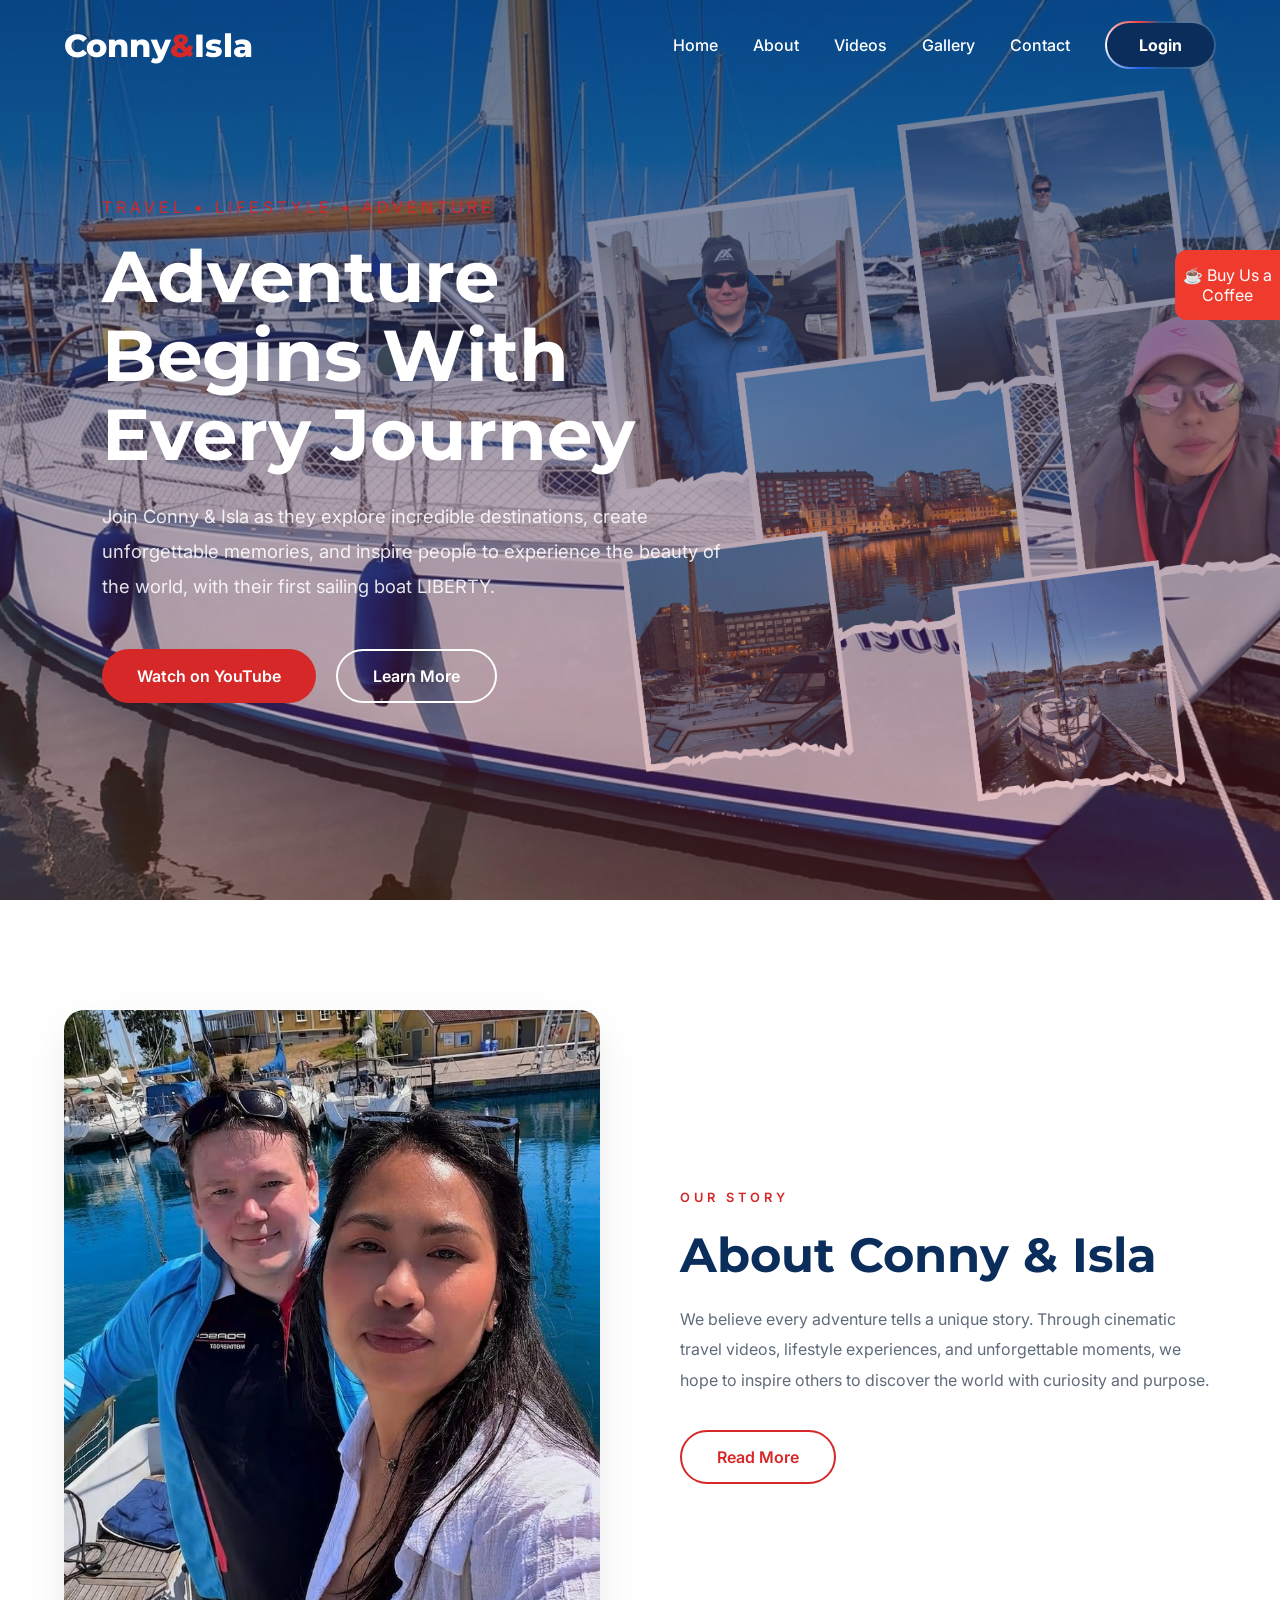
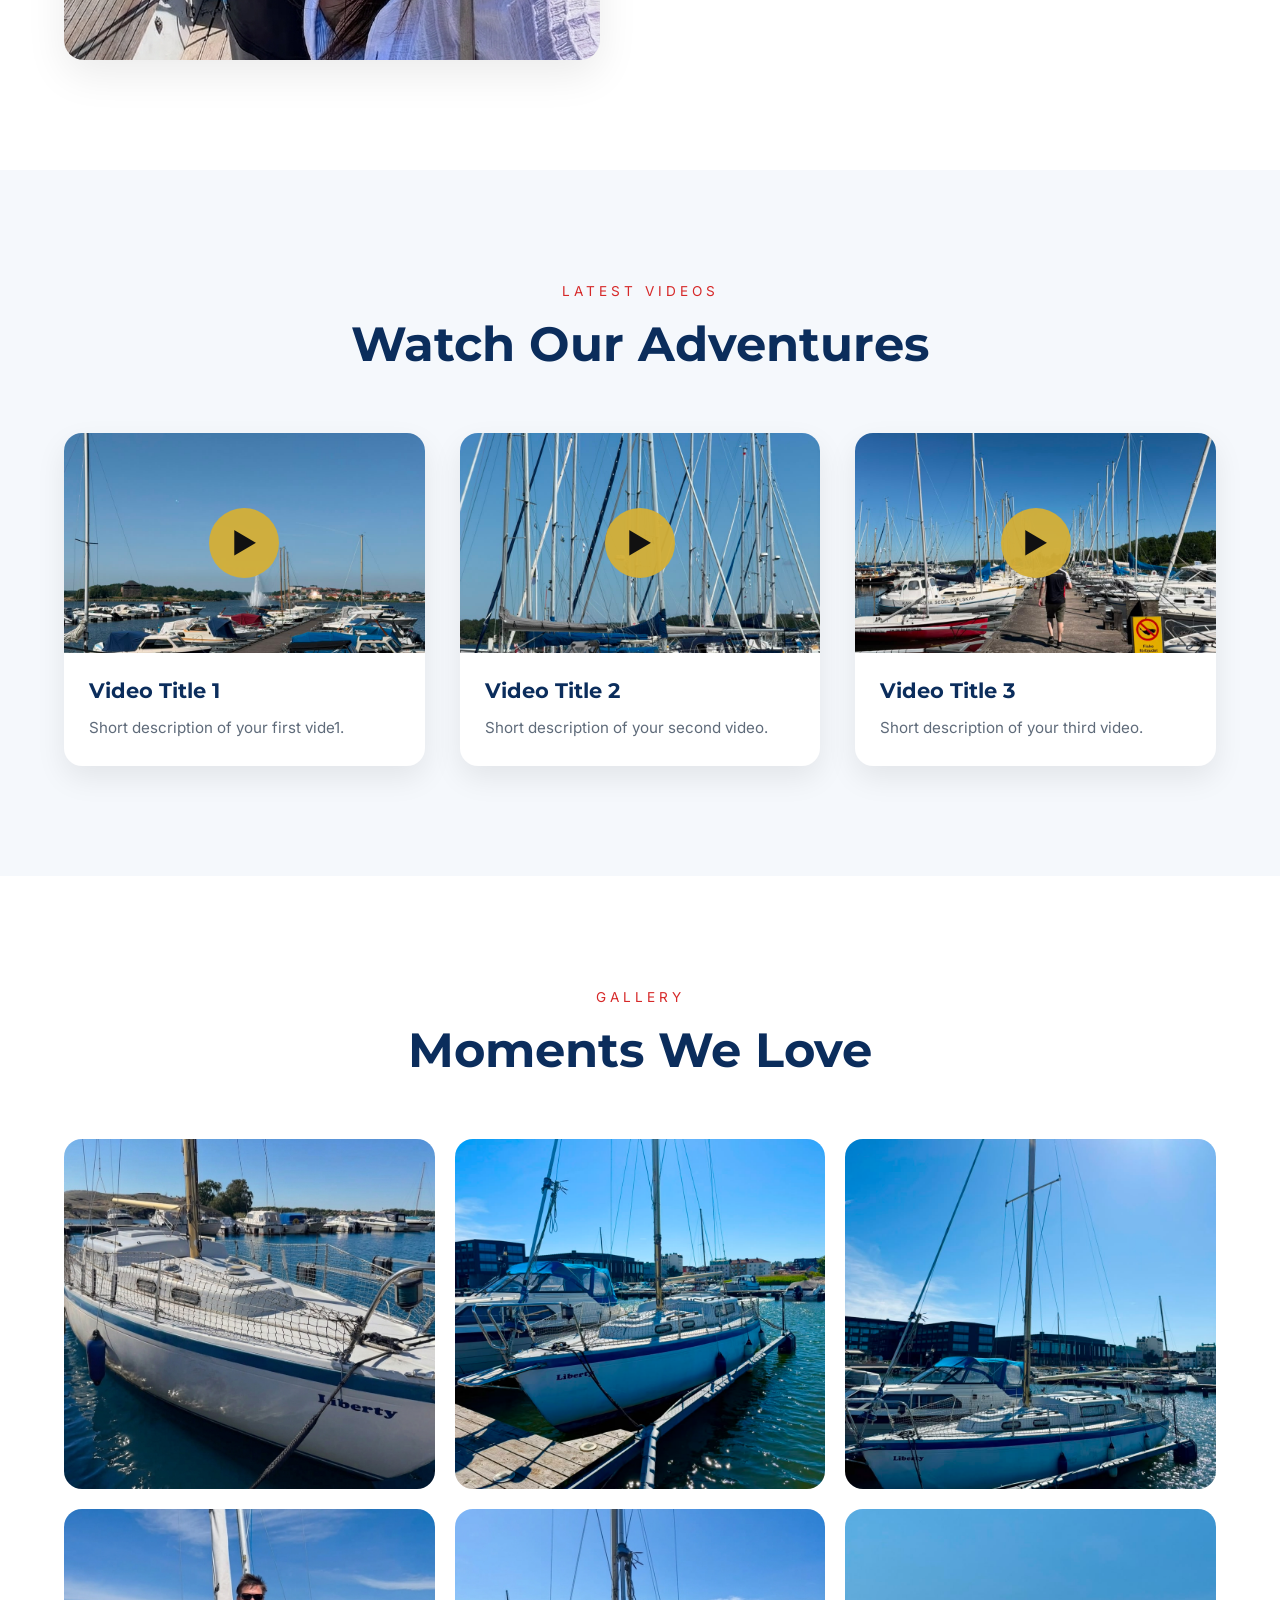
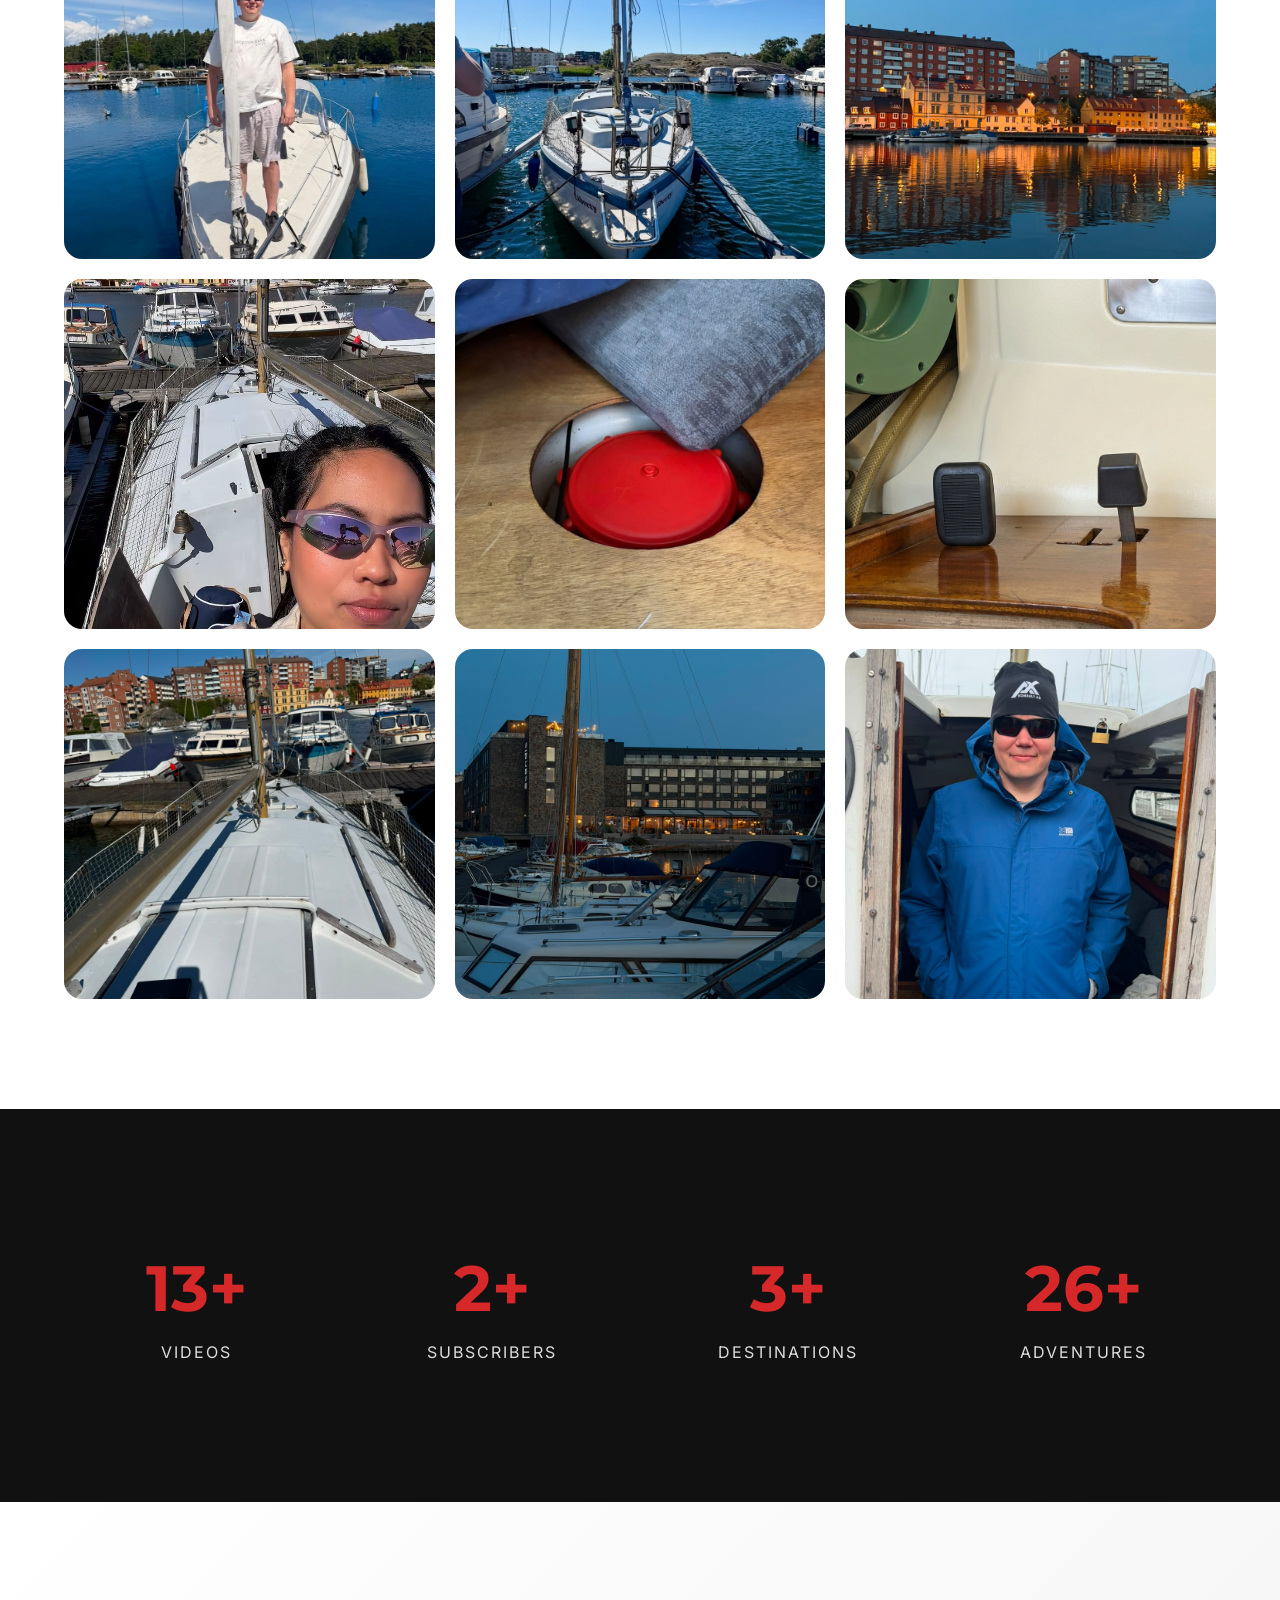
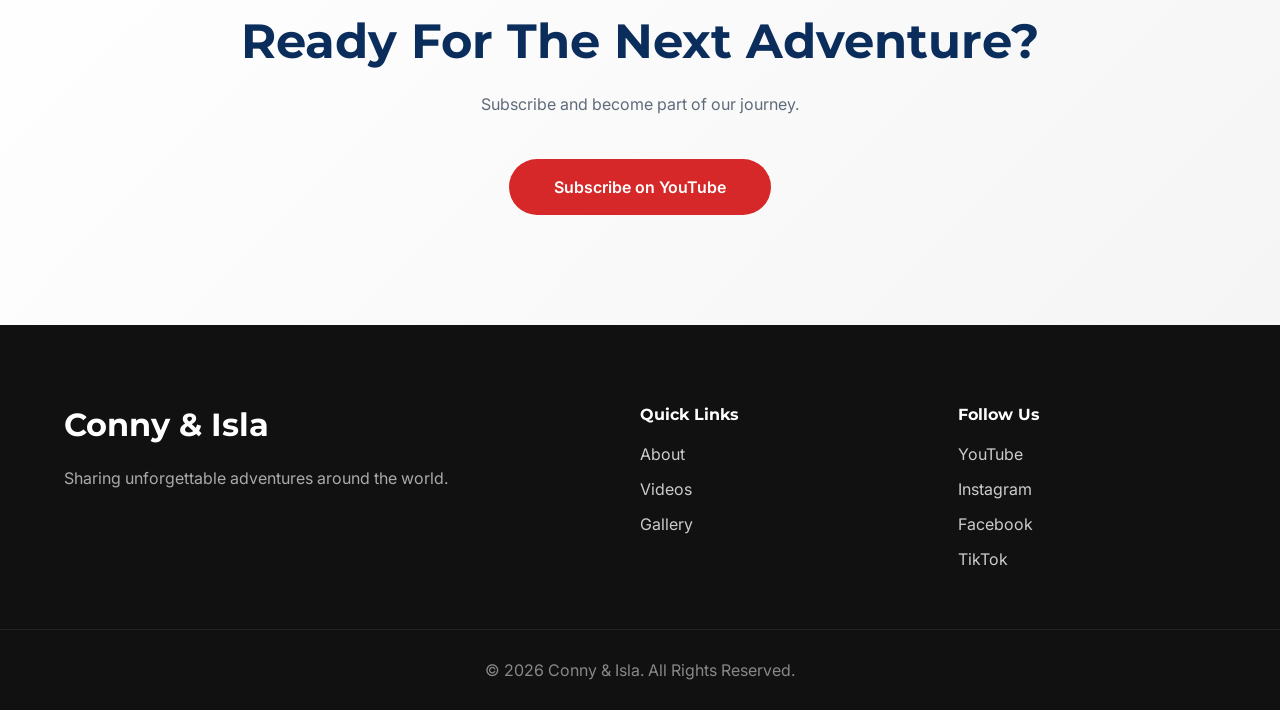
<file: index.html>
<!DOCTYPE html>
<html lang="en">

<head>
    <meta charset="UTF-8">
    <meta name="viewport" content="width=device-width, initial-scale=1.0">

    <title>Conny & Isla | Adventure Begins With Every Journey</title>

    <meta name="description"
        content="Follow Conny & Isla as they explore beautiful destinations, share unforgettable adventures, and inspire people around the world.">

    <link rel="preconnect" href="https://fonts.googleapis.com">
    <link rel="preconnect" href="https://fonts.gstatic.com" crossorigin>

    <link href="https://fonts.googleapis.com/css2?family=Montserrat:wght@400;500;600;700;800&family=Inter:wght@300;400;500;600&display=swap" rel="stylesheet">

    <link rel="stylesheet" href="css/style.css">
</head>

<body>

    <!-- ========================= -->
    <!-- HEADER -->
    <!-- ========================= -->

<header id="header">

    <div class="container">

        <div class="logo">
            <a href="#">
                Conny<span>&</span>Isla
            </a>
        </div>

<nav>

    <!-- Desktop Menu -->
    <ul class="desktop-nav">

        <li><a href="#hero">Home</a></li>
        <li><a href="#about">About</a></li>
        <li><a href="#videos">Videos</a></li>
        <li><a href="#gallery">Gallery</a></li>
        <li><a href="#contact">Contact</a></li>

        <li>
            <a href="login.html" class="login-btn">
                <span>Login</span>
            </a>
        </li>

    </ul>

    <!-- Hamburger -->
    <div class="hamburger" id="hamburger">
        ☰
    </div>

    <!-- Overlay -->
    <div class="mobile-overlay" id="overlay"></div>

    <!-- Sidebar -->
    <div class="mobile-menu" id="mobileMenu">

        <div class="mobile-top">

            <button id="closeMenu">✕

            </button>

        </div>

        <ul>

            <li><a href="#hero">Home</a></li>
            <li><a href="#about">About</a></li>
            <li><a href="#videos">Videos</a></li>
            <li><a href="#gallery">Gallery</a></li>
            <li><a href="#contact">Contact</a></li>

            <li>
                <a href="login.html" class="login-btn">
                    <span>Login</span>
                </a>
            </li>

            <li>
    <a href="https://buymeacoffee.com/YOURUSERNAME"
       target="_blank"
       class="buy-coffee-link">

        ☕ Buy Us a Coffee

    </a>
</li>

        </ul>

    </div>

</nav>

  </div>

</header>

<a href="https://buymeacoffee.com/YOURUSERNAME"
   target="_blank"
   class="floating-coffee">

    ☕ Buy Us a Coffee

</a>


    <!-- ========================= -->
    <!-- HERO -->
    <!-- ========================= -->

    <section id="hero">

        <div class="overlay"></div>

        <div class="container hero-content">

            <p class="subtitle">
                Travel • Lifestyle • Adventure
            </p>

            <h1>
                Adventure Begins With Every Journey
            </h1>

            <p class="description">

                Join Conny & Isla as they explore incredible destinations,
                create unforgettable memories,
                and inspire people to experience the beauty of the world, with their first sailing boat LIBERTY.

            </p>

            <div class="hero-buttons">

                <a href="#" class="btn primary-btn">
                    Watch on YouTube
                </a>

                <a href="#about" class="btn secondary-btn">
                    Learn More
                </a>

            </div>

        </div>

    </section>

    <!-- ========================= -->
    <!-- ABOUT -->
    <!-- ========================= -->

    <section id="about">

        <div class="container about-grid">

            <div class="about-image">

                <img src="Images/about.png" alt="Conny and Isla">

            </div>

            <div class="about-content">

                <span class="section-tag">

                    Our Story

                </span>

                <h2>

                    About Conny & Isla

                </h2>

                <p>

                    We believe every adventure tells a unique story.

                    Through cinematic travel videos, lifestyle experiences,
                    and unforgettable moments, we hope to inspire others
                    to discover the world with curiosity and purpose.

                </p>

                <a href="#" class="btn outline-btn">

                    Read More

                </a>

            </div>

        </div>

    </section>

    <!-- ========================= -->
    <!-- VIDEOS -->
    <!-- ========================= -->

    <section id="videos">

        <div class="container">

            <div class="section-title">

                <span>

                    Latest Videos

                </span>

                <h2>

                    Watch Our Adventures

                </h2>

            </div>

<div class="video-grid">

    <article class="video-card">

        <a href="https://www.youtube.com/watch?v=VIDEO_ID_1" target="_blank">

            <div class="video-thumbnail">

                <img src="Images/1.jpeg" alt="Video 1">

                <div class="play-button">▶</div>

            </div>

        </a>

        <div class="video-content">

            <h3>Video Title 1</h3>

            <p>Short description of your first vide1.</p>

        </div>

    </article>

    <article class="video-card">

        <a href="https://www.youtube.com/watch?v=VIDEO_ID_2" target="_blank">

            <div class="video-thumbnail">

                <img src="Images/2.jpeg" alt="Video 2">

                <div class="play-button">▶</div>

            </div>

        </a>

        <div class="video-content">

            <h3>Video Title 2</h3>

            <p>Short description of your second video.</p>

        </div>

    </article>

    <article class="video-card">

        <a href="https://www.youtube.com/watch?v=VIDEO_ID_3" target="_blank">

            <div class="video-thumbnail">

                <img src="Images/3.jpeg" alt="Video 3">

                <div class="play-button">▶</div>

            </div>

        </a>

        <div class="video-content">

            <h3>Video Title 3</h3>

            <p>Short description of your third video.</p>

        </div>

    </article>

</div>

        </div>

    </section>

    <!-- ========================= -->
    <!-- GALLERY -->
    <!-- ========================= -->

    <section id="gallery">

        <div class="container">

            <div class="section-title">

                <span>

                    Gallery

                </span>

                <h2>

                    Moments We Love

                </h2>

            </div>

<div class="gallery-grid">

    <a href="Images/4.png" class="gallery-item">
        <img src="Images/4.png" alt="">
    </a>

    <a href="Images/5.jpeg" class="gallery-item">
        <img src="Images/5.jpeg" alt="">
    </a>

    <a href="Images/6.jpeg" class="gallery-item">
        <img src="Images/6.jpeg" alt="">
    </a>

    <a href="Images/7.png" class="gallery-item">
        <img src="Images/7.png" alt="">
    </a>

    <a href="Images/8.png" class="gallery-item">
        <img src="Images/8.png" alt="">
    </a>

    <a href="Images/9.jpeg" class="gallery-item">
        <img src="Images/9.jpeg" alt="">
    </a>

        <a href="Images/10.jpeg" class="gallery-item">
        <img src="Images/10.jpeg" alt="">
    </a>

    <a href="Images/11.png" class="gallery-item">
        <img src="Images/11.png" alt="">
    </a>

    <a href="Images/12.png" class="gallery-item">
        <img src="Images/12.png" alt="">
    </a>

    <a href="Images/14.jpeg" class="gallery-item">
        <img src="Images/14.jpeg" alt="">
    </a>

        <a href="Images/15.jpeg" class="gallery-item">
        <img src="Images/15.jpeg" alt="">
    </a>

        <a href="Images/0.jpeg" class="gallery-item">
        <img src="Images/0.jpeg" alt="">
    </a>

</div>

<!-- LIGHTBOX -->

<div id="lightbox">

    <span id="close-lightbox">&times;</span>

    <img id="lightbox-img">

</div>

        </div>

    </section>

    <!-- ========================= -->
    <!-- STATS -->
    <!-- ========================= -->

    <section id="stats">

        <div class="container stats-grid">

            <div class="stat">

                <h3>50+</h3>

                <p>Videos</p>

            </div>

            <div class="stat">

                <h3>10K+</h3>

                <p>Subscribers</p>

            </div>

            <div class="stat">

                <h3>15+</h3>

                <p>Destinations</p>

            </div>

            <div class="stat">

                <h3>100+</h3>

                <p>Adventures</p>

            </div>

        </div>

    </section>

    <!-- ========================= -->
    <!-- CTA -->
    <!-- ========================= -->

    <section id="cta">

        <div class="container">

            <h2>

                Ready For The Next Adventure?

            </h2>

            <p>

                Subscribe and become part of our journey.

            </p>

            <a href="#" class="btn primary-btn">

                Subscribe on YouTube

            </a>

        </div>

    </section>

    <!-- ========================= -->
    <!-- FOOTER -->
    <!-- ========================= -->

    <footer id="contact">

        <div class="container footer-grid">

            <div>

                <h3>

                    Conny & Isla

                </h3>

                <p>

                    Sharing unforgettable adventures around the world.

                </p>

            </div>

            <div>

                <h4>

                    Quick Links

                </h4>

                <ul>

                    <li><a href="#about">About</a></li>

                    <li><a href="#videos">Videos</a></li>

                    <li><a href="#gallery">Gallery</a></li>

                </ul>

            </div>

            <div>

                <h4>

                    Follow Us

                </h4>

                <ul>

                    <li><a href="#">YouTube</a></li>

                    <li><a href="#">Instagram</a></li>

                    <li><a href="#">Facebook</a></li>

                    <li><a href="#">TikTok</a></li>

                </ul>

            </div>

        </div>

        <div class="copyright">

            © 2026 Conny & Isla. All Rights Reserved.

        </div>

    </footer>

    <div id="sparkle-container"></div>

    <script src="js/script.js"></script>

</body>

</html>
</file>
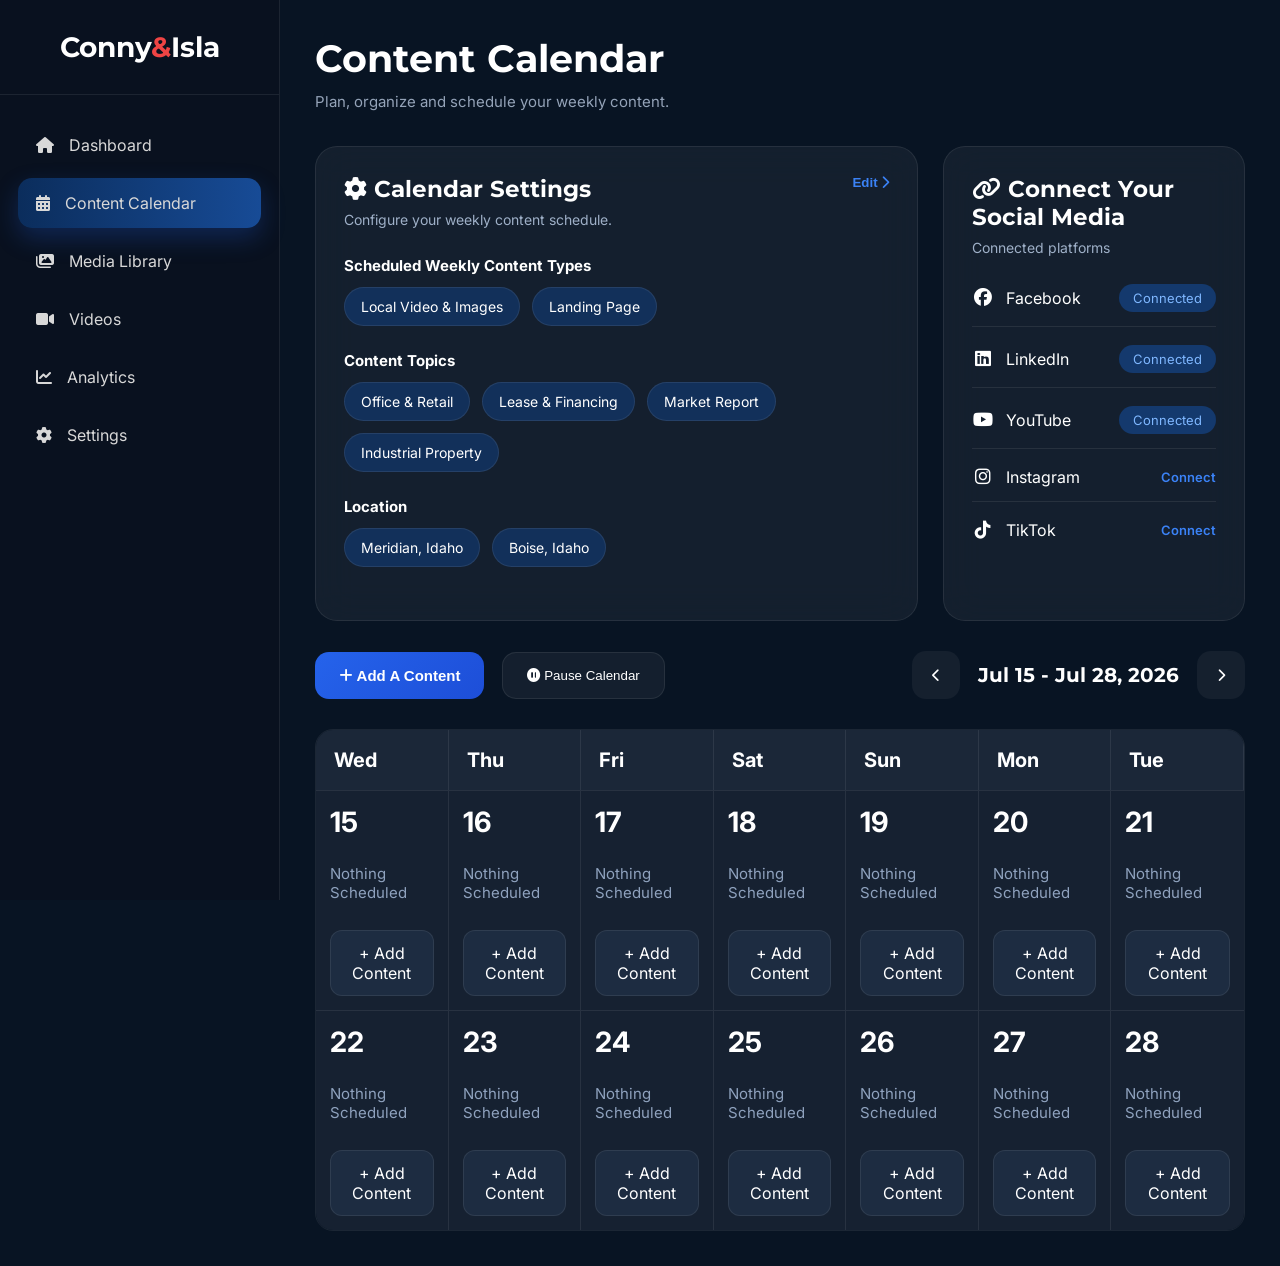
<file: calendar.html>
<!DOCTYPE html>
<html lang="en">

<head>

    <meta charset="UTF-8">

    <meta name="viewport"
          content="width=device-width, initial-scale=1.0">

    <title>Content Calendar | Conny & Isla</title>

    <link rel="stylesheet" href="css/dashboard.css">

    <link rel="stylesheet" href="css/calendar.css">

    <link rel="preconnect"
          href="https://fonts.googleapis.com">

    <link rel="preconnect"
          href="https://fonts.gstatic.com"
          crossorigin>

    <link href="https://fonts.googleapis.com/css2?family=Montserrat:wght@500;600;700;800&family=Inter:wght@300;400;500;600&display=swap"
          rel="stylesheet">

    <link href="https://cdnjs.cloudflare.com/ajax/libs/font-awesome/6.7.2/css/all.min.css"
          rel="stylesheet">

</head>

<body>

<div class="dashboard">

    <!-- SIDEBAR -->
    <aside class="sidebar">

        <div class="logo">
            <h2>Conny<span>&</span>Isla</h2>
        </div>

        <ul class="menu">

            <li>
                <a href="dashboard.html">
                    <i class="fa-solid fa-house"></i>
                    Dashboard
                </a>
            </li>

            <li class="active">
                <a href="#">
                    <i class="fa-solid fa-calendar-days"></i>
                    Content Calendar
                </a>
            </li>

            <li>
                <a href="#">
                    <i class="fa-solid fa-images"></i>
                    Media Library
                </a>
            </li>

            <li>
                <a href="#">
                    <i class="fa-solid fa-video"></i>
                    Videos
                </a>
            </li>

            <li>
                <a href="#">
                    <i class="fa-solid fa-chart-line"></i>
                    Analytics
                </a>
            </li>

            <li>
                <a href="#">
                    <i class="fa-solid fa-gear"></i>
                    Settings
                </a>
            </li>

        </ul>

    </aside>

    <!-- MAIN -->
    <main class="main-content">

        <!-- HEADER -->
        <header class="calendar-header">

            <div class="header-left">

                <h1>Content Calendar</h1>

                <p>
                    Plan, organize and schedule your weekly content.
                </p>

            </div>

        </header>

        <!-- CONTENT -->
<div class="calendar-top-grid">

    <!-- LEFT CARD -->
    <div class="calendar-card">

        <div class="card-header">

            <div>

                <h2>
                    <i class="fa-solid fa-gear"></i>
                    Calendar Settings
                </h2>

                <p>
                    Configure your weekly content schedule.
                </p>

            </div>

            <button class="edit-btn">
                Edit
                <i class="fa-solid fa-chevron-right"></i>
            </button>

        </div>

        <div class="setting-group">

            <h4>Scheduled Weekly Content Types</h4>

            <div class="tags">

                <span>Local Video & Images</span>

                <span>Landing Page</span>

            </div>

        </div>

        <div class="setting-group">

            <h4>Content Topics</h4>

            <div class="tags">

                <span>Office & Retail</span>

                <span>Lease & Financing</span>

                <span>Market Report</span>

                <span>Industrial Property</span>

            </div>

        </div>

        <div class="setting-group">

            <h4>Location</h4>

            <div class="tags">

                <span>Meridian, Idaho</span>

                <span>Boise, Idaho</span>

            </div>

        </div>

    </div>

    <!-- RIGHT CARD -->

    <div class="calendar-card">

        <div class="card-header">

            <div>

                <h2>

                    <i class="fa-solid fa-link"></i>

                    Connect Your Social Media

                </h2>

                <p>

                    Connected platforms

                </p>

            </div>

        </div>

        <div class="social-list">

            <div class="social-item">

                <div>
                    <i class="fa-brands fa-facebook"></i>
                    Facebook
                </div>

                <span class="connected">Connected</span>

            </div>

            <div class="social-item">

                <div>
                    <i class="fa-brands fa-linkedin"></i>
                    LinkedIn
                </div>

                <span class="connected">Connected</span>

            </div>

            <div class="social-item">

                <div>
                    <i class="fa-brands fa-youtube"></i>
                    YouTube
                </div>

                <span class="connected">Connected</span>

            </div>

            <div class="social-item">

                <div>
                    <i class="fa-brands fa-instagram"></i>
                    Instagram
                </div>

                <span class="not-connected">
                    Connect
                </span>

            </div>

            <div class="social-item">

                <div>
                    <i class="fa-brands fa-tiktok"></i>
                    TikTok
                </div>

                <span class="not-connected">
                    Connect
                </span>

            </div>

        </div>

    </div>

</div>

<!-- ==========================================
CALENDAR TOOLBAR
========================================== -->

<div class="calendar-toolbar">

    <div class="toolbar-left">

        <button class="primary-btn">

            <i class="fa-solid fa-plus"></i>

            Add A Content

        </button>

        <button class="secondary-btn">

            <i class="fa-solid fa-circle-pause"></i>

            Pause Calendar

        </button>

    </div>

    <div class="toolbar-right">

        <button class="week-btn" id="prevWeek">

            <i class="fa-solid fa-chevron-left"></i>

        </button>

        <h3 id="weekTitle">

            Jul 15 - Jul 28, 2026

        </h3>

        <button class="week-btn" id="nextWeek">

            <i class="fa-solid fa-chevron-right"></i>

        </button>

    </div>

</div>

<!-- Calendar -->
<div id="calendarGrid" class="calendar-grid"></div>


<!-- ======================================
ADD CONTENT MODAL
====================================== -->

<div id="contentModal" class="content-modal">

    <div class="modal-container">

        <!-- LEFT SIDEBAR -->

        <div class="modal-sidebar">

            <div class="modal-logo">

                <h2>Create Content</h2>

                <p>Select Platform</p>

            </div>

            <button class="platform-btn active">

                <i class="fa-brands fa-youtube"></i>

                YouTube

            </button>

            <button class="platform-btn">

                <i class="fa-brands fa-facebook"></i>

                Facebook

            </button>

            <button class="platform-btn">

                <i class="fa-brands fa-instagram"></i>

                Instagram

            </button>

            <button class="platform-btn">

                <i class="fa-brands fa-tiktok"></i>

                TikTok

            </button>

            <button class="platform-btn">

                <i class="fa-brands fa-linkedin"></i>

                LinkedIn

            </button>

            <button class="platform-btn">

                <i class="fa-solid fa-globe"></i>

                Landing Page

            </button>

        </div>

        <!-- RIGHT CONTENT -->

        <div class="modal-content">

            <div class="modal-header">

                <h2>YouTube Content</h2>

                <button id="closeModal">

                    <i class="fa-solid fa-xmark"></i>

                </button>

            </div>

            <div class="modal-body">

<div class="composer">

    <!-- Upload Area -->

    <div class="upload-area">

        <i class="fa-solid fa-cloud-arrow-up"></i>

        <h2>Drag & Drop Media</h2>

        <p>Upload video or images</p>

        <button class="browse-btn">

            Browse Files

        </button>

        <input type="file"
               id="mediaUpload"
               hidden
               multiple>

    </div>

    <!-- Title -->

    <div class="form-group">

        <label>Post Title</label>

        <input
            type="text"
            id="postTitle"
            placeholder="Commercial Real Estate Update">

    </div>

    <!-- Caption -->

    <div class="form-group">

        <label>Caption</label>

        <textarea
            id="postCaption"
            placeholder="Write your caption..."></textarea>

    </div>

    <!-- Hashtags -->

    <div class="form-group">

        <label>Hashtags</label>

        <input
            type="text"
            id="hashtags"
            placeholder="#commercialrealestate #investing">

    </div>

    <!-- Schedule -->

    <div class="schedule-grid">

        <div>

            <label>Date</label>

            <input type="date" id="postDate">

        </div>

        <div>

            <label>Time</label>

            <input type="time" id="postTime">

        </div>

    </div>

    <button class="publish-btn">

        Publish to Calendar

    </button>

</div>

            </div>

        </div>

    </div>

</div>

    </main>

</div>

<script src="js/calendar.js"></script>

</body>

</html>
</file>
<file: css/style.css>
/* ===================================
   GOOGLE FONTS
=================================== */

@import url('https://fonts.googleapis.com/css2?family=Montserrat:wght@400;500;600;700;800&family=Inter:wght@300;400;500;600&display=swap');

/* ===================================
   ROOT
=================================== */

:root{

    --primary:#0B2D5C;      /* Dark Blue */
    --secondary:#5F6B7A;
    --white:#ffffff;
    --light:#F5F8FC;
    --gold:#D62828;         /* RED accent */

    --blue:#0B2D5C;
    --red:#D62828;

    --container:1200px;

    --transition:.35s ease;

    --shadow:0 15px 40px rgba(0,0,0,.08);

}

/* ===================================
   RESET
=================================== */

*{
    margin:0;
    padding:0;
    box-sizing:border-box;
}

html{

    scroll-behavior:smooth;

}

body{

    font-family:'Inter',sans-serif;
    color:var(--primary);
    background:#fff;
    overflow-x:hidden;

}

img{

    width:100%;
    display:block;

}

a{

    text-decoration:none;

}

ul{

    list-style:none;

}

section{

    padding:110px 0;

}

/* ===================================
   CONTAINER
=================================== */

.container{

    width:90%;
    max-width:var(--container);
    margin:auto;

}

/* ===================================
   TYPOGRAPHY
=================================== */

h1,h2,h3,h4{

    font-family:'Montserrat',sans-serif;
    font-weight:700;

}

.section-tag{

    color:var(--red);
    text-transform:uppercase;
    letter-spacing:4px;
    font-size:.8rem;
    font-weight:600;

}

.section-title{

    text-align:center;
    margin-bottom:60px;

}

.section-title span{

    color:var(--red);
    text-transform:uppercase;
    letter-spacing:4px;
    font-size:.85rem;

}

.section-title h2{

    margin-top:15px;
    font-size:3rem;

}

/* ===================================
   BUTTONS
=================================== */

.btn{

display:inline-flex;

align-items:center;

justify-content:center;

padding:15px 35px;

border-radius:50px;

transition:var(--transition);

font-weight:600;

cursor:pointer;

position:relative;

overflow:hidden;

}

.primary-btn{


    background:var(--red);
    color:#fff;

}

.primary-btn:hover{

    transform:translateY(-4px);
    box-shadow:0 20px 30px rgba(0,0,0,.15);
    background:#b91c1c;

}

.secondary-btn{

    border:2px solid #fff;
    color:#fff;

}

.secondary-btn:hover{

    background:var(--blue);
    border-color:var(--blue);

}

.outline-btn{

    border:2px solid var(--gold);
    color:var(--red);

}

.outline-btn:hover{

    background:var(--gold);
    color:#111;

}

/* ===================================
   HEADER
=================================== */

#header{

    position:fixed;
    width:100%;
    top:0;
    left:0;

    z-index:999;

    transition:.4s;

}

#header.scrolled{

    background:rgba(255,255,255,.82);

    backdrop-filter:blur(18px);

    box-shadow:0 5px 25px rgba(0,0,0,.08);

}

#header .container{

    display:flex;

    justify-content:space-between;

    align-items:center;

    height:90px;

}

.logo a{

    font-size:2rem;

    font-family:'Montserrat',sans-serif;

    font-weight:800;

    color:#fff;

}

.logo span{

    color:var(--red);

}

#header.scrolled .logo a{

    color:#111;

}

nav a{

    color:#fff;

    font-weight:500;

    transition:.3s;

}

nav a:hover{

    color:var(--red);

}

#header.scrolled nav a{

    color:#111;

}


/* ===================================
   HERO
=================================== */

#hero{

    height:100vh;

    display:flex;

    align-items:center;

    position:relative;

    overflow:hidden;

    background:url("../Images/background.png") center center/cover no-repeat;

}

#hero::before{

    content:"";

    position:absolute;

    inset:0;

    background:linear-gradient(
        rgba(11,45,92,.65),
        rgba(214,40,40,.25)
    );

}

.hero-content{

    position:relative;
    z-index:2;

    max-width:650px;

    margin-left:8%;

    margin-right:auto;

}

.subtitle{

    color:var(--red);

    letter-spacing:4px;

    text-transform:uppercase;

    margin-bottom:20px;

}

.hero-content h1{

    font-size:4.5rem;

    color:#fff;

    line-height:1.1;

    margin-bottom:25px;

}

.description{

    color:rgba(255,255,255,.88);

    font-size:1.15rem;

    line-height:1.9;

    margin-bottom:45px;

}

.hero-buttons{

    display:flex;

    gap:20px;

}

/* ===================================
   RESPONSIVE
=================================== */

@media(max-width:768px){

    .hero-content h1{

    font-size:3.3rem;

}

section{

    padding:80px 0;

}

.hero-content{

    text-align:center;

}

.hero-content h1{

    font-size:2.5rem;

}

.hero-buttons{

    flex-direction:column;

}

.btn{

    width:100%;

}

.logo a{

    font-size:1.6rem;

}

}

/* ===================================
   ABOUT SECTION
=================================== */

#about{

    background:#fff;

}

.about-grid{

    display:grid;

    grid-template-columns:1fr 1fr;

    gap:80px;

    align-items:center;

}

.about-image{

    overflow:hidden;

    border-radius:20px;

    box-shadow:var(--shadow);

}

.about-image img{

    height:650px;

    object-fit:cover;

    transition:.6s;

}

.about-image:hover img{

    transform:scale(1.05);

}

.about-content h2{

    font-size:3rem;

    margin:20px 0;

}

.about-content p{

    color:var(--secondary);

    line-height:1.9;

    margin-bottom:35px;

}

/* ===================================
   VIDEO SECTION
=================================== */

#videos{

    background:var(--light);

}

.video-grid{

    display:grid;

    grid-template-columns:repeat(3,1fr);

    gap:35px;

}

.video-card{

    background:#fff;

    border-radius:18px;

    overflow:hidden;

    box-shadow:0 12px 30px rgba(0,0,0,.08);

    transition:.35s;

    cursor:pointer;

}

.video-card:hover{

    transform:translateY(-12px);

    box-shadow:0 25px 45px rgba(0,0,0,.18);

}

.video-thumbnail{

    position:relative;

    height:220px;

    overflow:hidden;

}

.video-thumbnail img{

    width:100%;

    height:100%;

    object-fit:cover;

    transition:.5s;

}

.video-card:hover img{

    transform:scale(1.08);

}

.play-button{

    position:absolute;

    top:50%;

    left:50%;

    transform:translate(-50%,-50%);

    width:70px;

    height:70px;

    border-radius:50%;

    background:rgba(212,175,55,.95);

    display:flex;

    justify-content:center;

    align-items:center;

    font-size:28px;

    color:#111;

    transition:.3s;

}

.video-card:hover .play-button{

    transform:translate(-50%,-50%) scale(1.12);

}

.video-content{

    padding:25px;

}

.video-content h3{

    font-size:1.3rem;

    margin-bottom:12px;

}

.video-content p{

    color:var(--secondary);

    line-height:1.7;

    font-size:.95rem;

}

/* ===================================
   GALLERY
=================================== */

#gallery{

    background:#fff;

}

.gallery-grid{

    display:grid;

    grid-template-columns:repeat(3,1fr);

    gap:20px;

}

.gallery-item{

    position:relative;

    overflow:hidden;

    border-radius:18px;

    cursor:pointer;

}

.gallery-item img{

    width:100%;

    height:350px;

    object-fit:cover;

    transition:.6s;

}

.gallery-item:hover img{

    transform:scale(1.08);

}

.gallery-item::after{

    content:'';

    position:absolute;

    inset:0;

    background:rgba(0,0,0,.25);

    opacity:0;

    transition:.4s;

}

.gallery-item:hover::after{

    opacity:1;

}

/* ===================================
   PREMIUM HOVER EFFECTS
=================================== */

.video-card,
.gallery-item,
.about-image{

    transition:.4s ease;

}

.video-card:hover,
.gallery-item:hover,
.about-image:hover{

    transform:translateY(-6px);

}

/* ===================================
   TABLET
=================================== */

@media(max-width:991px){

.about-grid{

    grid-template-columns:1fr;

}

.about-image img{

    height:500px;

}

.video-grid{

    grid-template-columns:repeat(2,1fr);

}

.gallery-grid{

    grid-template-columns:repeat(2,1fr);

}

}

/* ===================================
   MOBILE
=================================== */

@media(max-width:768px){

.about-content{

    text-align:center;

}

.about-content h2{

    font-size:2.2rem;

}

.video-grid{

    grid-template-columns:1fr;

}

.gallery-grid{

    grid-template-columns:1fr;

}

.gallery-item img{

    height:260px;

}

.floating-coffee{

    display:none;

}

.mobile-coffee{

    display:block;

}

}

/* ===================================
   STATS SECTION
=================================== */

#stats{

    background:#111;
    color:#fff;

}

.stats-grid{

    display:grid;
    grid-template-columns:repeat(4,1fr);
    gap:30px;

}

.stat{

    text-align:center;
    padding:30px;

}

.stat h3{

    font-size:4rem;
    color:var(--red);
    margin-bottom:15px;

}

.stat p{

    color:#ddd;
    letter-spacing:2px;
    text-transform:uppercase;

}

/* ===================================
   CTA SECTION
=================================== */

#cta{

    background:linear-gradient(135deg,#ffffff,#f5f5f5);
    text-align:center;

}

#cta h2{

    font-size:3rem;
    margin-bottom:20px;

}

#cta p{

    max-width:650px;
    margin:0 auto 40px;
    color:var(--secondary);
    line-height:1.8;

}

#cta .btn{

    font-size:1rem;
    padding:18px 45px;

}

/* ===================================
   FOOTER
=================================== */

footer{

    background:#111;
    color:#fff;
    padding-top:80px;

}

.footer-grid{

    display:grid;
    grid-template-columns:2fr 1fr 1fr;
    gap:60px;

}

footer h3{

    font-size:2rem;
    margin-bottom:20px;

}

footer h4{

    margin-bottom:20px;

}

footer p{

    color:#aaa;
    line-height:1.8;

}

footer ul{

    display:flex;
    flex-direction:column;
    gap:15px;

}

footer a{

    color:#ccc;
    transition:.3s;

}

footer a:hover{

    color:var(--red);
    padding-left:8px;

}

.copyright{

    margin-top:60px;
    padding:30px;
    border-top:1px solid rgba(255,255,255,.08);
    text-align:center;
    color:#888;

}

/* ===================================
   SCROLL ANIMATION
=================================== */

.reveal{

    opacity:0;
    transform:translateY(60px);
    transition:all .8s ease;

}

.reveal.active{

    opacity:1;
    transform:translateY(0);

}

/* ===================================
   IMAGE EFFECTS
=================================== */

img{

    transition:.5s;

}

img:hover{

    filter:brightness(1.05);

}

/* ===================================
   CUSTOM SCROLLBAR
=================================== */

::-webkit-scrollbar{

    width:8px;

}

::-webkit-scrollbar-track{

    background:#f3f3f3;

}

::-webkit-scrollbar-thumb{

    background:var(--red);
    border-radius:20px;

}

::-webkit-scrollbar-thumb:hover{

    background:#b99120;

}

/* ===================================
   SELECTION
=================================== */

::selection{

    background:var(--gold);
    color:#111;

}

/* ===================================
   UTILITIES
=================================== */

.text-center{

    text-align:center;

}

.mt-50{

    margin-top:50px;

}

.mb-50{

    margin-bottom:50px;

}

/* ===================================
   TABLET
=================================== */

@media(max-width:991px){

.stats-grid{

    grid-template-columns:repeat(2,1fr);

}

.footer-grid{

    grid-template-columns:1fr;
    text-align:center;

}

footer ul{

    align-items:center;

}

}

/* ===================================
   MOBILE
=================================== */

@media(max-width:768px){

#cta h2{

    font-size:2.2rem;

}

.stat h3{

    font-size:2.7rem;

}

.stats-grid{

    grid-template-columns:1fr;

}

footer{

    text-align:center;

}



}

/* Scroll To Top */

#scrollTop{

position:fixed;

bottom:30px;

right:30px;

width:55px;

height:55px;

border:none;

border-radius:50%;

background:#D4AF37;

color:#111;

font-size:22px;

cursor:pointer;

opacity:0;

visibility:hidden;

transition:.35s;

z-index:999;

box-shadow:0 10px 25px rgba(0,0,0,.15);

}

#scrollTop.show{

opacity:1;

visibility:visible;

}

#scrollTop:hover{

transform:translateY(-5px);

}

/* Ripple */

.ripple{

position:absolute;

width:15px;

height:15px;

background:rgba(255,255,255,.5);

border-radius:50%;

transform:translate(-50%,-50%);

animation:ripple .6s linear;

}

@keyframes ripple{

from{

width:0;

height:0;

opacity:1;

}

to{

width:450px;

height:450px;

opacity:0;

}

}

/* ===========================
   LIGHTBOX
=========================== */

#lightbox{

    position:fixed;

    inset:0;

    background:rgba(0,0,0,.95);

    display:flex;

    justify-content:center;

    align-items:center;

    opacity:0;

    visibility:hidden;

    transition:.35s;

    z-index:9999;

}

#lightbox.active{

    opacity:1;

    visibility:visible;

}

#lightbox img{

    max-width:90%;

    max-height:90%;

    border-radius:10px;

}

#close-lightbox{

    position:absolute;

    top:30px;

    right:40px;

    color:#fff;

    font-size:60px;

    cursor:pointer;

    transition:.3s;

}

#close-lightbox:hover{

    color:#D4AF37;

}


/* ===========================
   PREMIUM CURSOR SPARKLES
=========================== */

#sparkle-container{

    position:fixed;
    inset:0;

    pointer-events:none;

    z-index:999999;

}

.sparkle{

    position:fixed;

    border-radius:50%;

    animation:sparkle .8s linear forwards;

}

@keyframes sparkle{

    0%{

        opacity:1;

        transform:
        translate(0,0)
        scale(1);

    }

    100%{

        opacity:0;

        transform:
        translate(var(--x),var(--y))
        scale(0);

    }

}

/* ======================================
   FLOATING COFFEE TAB
====================================== */

.floating-coffee{

    position:fixed;
    right:0;
    top:250px;
    width:105px;
    height:70px;

    background:#ef3b2d;
    color:#fff;

    display:flex;

    align-items:center;
    justify-content:center;

    text-align:center;

    border-radius:12px 0 0 12px;

    z-index:99999;

}

.floating-coffee:hover{

    width:120px;

    background:#ff4b3d;

    box-shadow:
        -8px 0 30px rgba(255,75,61,.6);

}

.mobile-coffee{

    display:none;

}

.hamburger{

    display:none;

    font-size:34px;

    color:#fff;

    cursor:pointer;

}


.desktop-nav{
    display:flex;
    gap:35px;
    align-items:center;
}

.login-btn{

    position:relative;

    display:inline-flex;

    align-items:center;

    justify-content:center;

    padding:14px 34px;

    border-radius:50px;

    overflow:hidden;

    isolation:isolate;

    background:rgba(255,255,255,.08);

    backdrop-filter:blur(12px);

    color:#fff;

    font-weight:700;

    transition:.35s;

    text-decoration:none;

}

.login-btn span{

    position:relative;

    z-index:5;

    color:#fff;

}

/* Animated Border */

.login-btn::before{

    content:"";

    position:absolute;

    inset:-150%;

    background:conic-gradient(

        transparent 0deg,

        transparent 180deg,

        #2563EB,

        #ffffff,

        #EF4444,

        transparent

    );

    animation:borderSpin 2.5s linear infinite;

}

/* Glass Center */

.login-btn::after{

    content:"";

    position:absolute;

    inset:2px;

    border-radius:50px;

    background:#0B2D5C;

    z-index:1;

}

@keyframes borderSpin{

    from{

        transform:rotate(0deg);

    }

    to{

        transform:rotate(360deg);

    }

}

.login-btn:hover{

    transform:translateY(-3px);

    box-shadow:
        0 0 18px rgba(37,99,235,.5),
        0 0 35px rgba(239,68,68,.25);

}

/* Hover */

.login-btn:hover{

    transform:translateY(-4px);

    box-shadow:

        0 0 15px rgba(37,99,235,.8),

        0 0 35px rgba(239,68,68,.4);

}

/* ===========================
   MOBILE NAV
=========================== */


/* Overlay */

.mobile-overlay{

    position:fixed;
    inset:0;

    background:rgba(0,0,0,.45);

    opacity:0;
    visibility:hidden;

    transition:.3s;

    z-index:998;

}

/* Sidebar */

.mobile-menu{

    position:fixed;

    top:0;
    right:-320px;

    width:300px;

    height:100vh;

    background:#0B2D5C;

    transition:.35s ease;

    z-index:999;

    padding:30px;

    overflow-y:auto;

}

.mobile-menu.active{

    right:0;

}

.mobile-overlay.active{

    opacity:1;

    visibility:visible;

}

.mobile-top{

    display:flex;

    justify-content:flex-end;

}

#closeMenu{

    background:none;

    border:none;

    color:#fff;

    font-size:34px;

    cursor:pointer;

}

.mobile-menu ul{

    display:flex;

    flex-direction:column;

    gap:25px;

    margin-top:40px;

}

.mobile-menu a{

    color:#fff;

    font-size:20px;

    font-weight:600;

}

@media (min-width:769px){

    .hamburger,
    .mobile-overlay,
    .mobile-menu{
        display:none;
    }

    .desktop-nav{
        display:flex;
    }

}

@media (max-width:768px){

    .desktop-nav{
        display:none;
    }

    .hamburger{
        display:block;
    }

}

.buy-coffee-link{
    display:block;
    background:#ef3b2d;
    color:#fff;
    text-align:center;
    padding:14px;
    border-radius:10px;
    margin-top:15px;
    font-weight:700;
}

.buy-coffee-link:hover{
    background:#ff4b3d;
}

/* ===========================
   MOBILE FIX
=========================== */

@media (max-width:768px){

    .floating-coffee{

        display:none;

    }

}
</file>
<file: css/dashboard.css>
/* ======================================
   GOOGLE FONTS
====================================== */

@import url('https://fonts.googleapis.com/css2?family=Montserrat:wght@500;600;700;800&family=Inter:wght@300;400;500;600&display=swap');

/* ======================================
   RESET
====================================== */

*{
    margin:0;
    padding:0;
    box-sizing:border-box;
}

body{

    font-family:'Inter',sans-serif;
    background:#081423;
    color:#fff;
    overflow-x:hidden;

}

/* ======================================
   VARIABLES
====================================== */

:root{

    --blue:#0B2D5C;
    --red:#EF4444;
    --white:#ffffff;

    --card:rgba(255,255,255,.05);

    --glass:rgba(255,255,255,.08);

    --border:rgba(255,255,255,.08);

    --shadow:0 15px 40px rgba(0,0,0,.35);

    --transition:.35s ease;

}

/* ======================================
   DASHBOARD LAYOUT
====================================== */

.dashboard{

    display:flex;
    min-height:100vh;

}

/* ======================================
   SIDEBAR
====================================== */

.sidebar{

    width:280px;

    height:100vh;

    position:sticky;

    top:0;

    background:#09111f;

    border-right:1px solid rgba(255,255,255,.08);

    display:flex;

    flex-direction:column;

}

.logo{

    padding:30px 25px;

    text-align:center;

    border-bottom:1px solid rgba(255,255,255,.08);

}

.logo h2{

    font-family:'Montserrat',sans-serif;

    font-size:28px;

    color:#fff;

}

.logo span{

    color:var(--red);

}

.menu{

    flex:1;

    margin-top:25px;

    display:flex;

    flex-direction:column;

    gap:8px;

    padding:0 18px;

}

.menu li{

    list-style:none;

}

.menu a{

    display:flex;

    align-items:center;

    gap:15px;

    padding:15px 18px;

    color:#d8d8d8;

    text-decoration:none;

    border-radius:14px;

    transition:var(--transition);

}

.menu a:hover{

    background:rgba(255,255,255,.08);

    color:#fff;

}

.menu .active a{

    background:linear-gradient(90deg,#0B2D5C,#174b96);

    box-shadow:0 10px 25px rgba(37,99,235,.25);

}

.sidebar-bottom{

    margin-top:auto;

    padding:25px 18px;

    border-top:1px solid rgba(255,255,255,.08);

}

.sidebar-bottom a{

    display:flex;

    align-items:center;

    gap:12px;

    color:#ff5d5d;

    text-decoration:none;

    font-weight:600;

}

/* ======================================
   MAIN
====================================== */

.main-content{

    flex:1;

    padding:35px;

}

/* ======================================
   TOPBAR
====================================== */

.topbar{

    display:flex;

    justify-content:space-between;

    align-items:center;

    margin-bottom:35px;

}

.search{

    width:380px;

    display:flex;

    align-items:center;

    gap:12px;

    background:var(--glass);

    border:1px solid var(--border);

    border-radius:50px;

    padding:14px 20px;

}

.search input{

    width:100%;

    background:none;

    border:none;

    outline:none;

    color:#fff;

    font-size:15px;

}

.search input::placeholder{

    color:#9aa7bd;

}

.top-right{

    display:flex;

    align-items:center;

    gap:18px;

}

.icon{

    width:48px;

    height:48px;

    border:none;

    border-radius:50%;

    background:var(--glass);

    color:#fff;

    cursor:pointer;

    transition:var(--transition);

}

.icon:hover{

    background:#13325e;

}

/* ======================================
   PROFILE
====================================== */

.profile{

    display:flex;

    align-items:center;

    gap:15px;

}

.profile img{

    width:48px;

    height:48px;

    border-radius:50%;

    object-fit:cover;

}

.profile h4{

    font-size:15px;

}

.profile span{

    color:#9aa7bd;

    font-size:13px;

}

/* ======================================
   WELCOME
====================================== */

.welcome{

    margin-bottom:35px;

}

.welcome h1{

    font-family:'Montserrat';

    font-size:38px;

    margin-bottom:10px;

}

.welcome p{

    color:#b8c5db;

}

/* ======================================
   STATS
====================================== */

.stats{

    display:grid;

    grid-template-columns:repeat(4,1fr);

    gap:25px;

    margin-bottom:35px;

}

.card{

    background:var(--card);

    border:1px solid var(--border);

    border-radius:20px;

    padding:28px;

    backdrop-filter:blur(20px);

    transition:var(--transition);

}

.card:hover{

    transform:translateY(-8px);

    box-shadow:var(--shadow);

}

.card i{

    font-size:32px;

    color:var(--red);

    margin-bottom:18px;

}

.card h2{

    font-size:36px;

    margin-bottom:10px;

}

.card p{

    color:#aebbd1;

}

/* ======================================
   GRID
====================================== */

.dashboard-grid{

    display:grid;

    grid-template-columns:2fr 1fr;

    gap:30px;

}

/* ======================================
   PANELS
====================================== */

.panel{

    background:var(--card);

    border:1px solid var(--border);

    border-radius:22px;

    padding:30px;

    backdrop-filter:blur(18px);

}

.panel-title{

    margin-bottom:25px;

}

.panel-title h3{

    font-family:'Montserrat';

    font-size:22px;

}

/* ======================================
   ACTIVITY
====================================== */

.activity{

    display:flex;

    flex-direction:column;

    gap:18px;

}

.activity li{

    display:flex;

    align-items:center;

    gap:15px;

    color:#d8e2ef;

}

.activity i{

    color:#22c55e;

}

/* ======================================
   QUICK BUTTONS
====================================== */

.quick-buttons{

    display:grid;

    gap:15px;

}

.quick-buttons button{

    border:none;

    padding:18px;

    border-radius:14px;

    background:#12305a;

    color:#fff;

    cursor:pointer;

    font-weight:600;

    transition:var(--transition);

}

.quick-buttons button:hover{

    background:#1f4f93;

    transform:translateY(-4px);

}

/* ======================================
   TOPBAR V2
====================================== */

.topbar{

    display:flex;
    justify-content:space-between;
    align-items:center;
    gap:30px;

    margin-bottom:35px;

}

.top-left{

    display:flex;
    align-items:center;
    gap:18px;

}

.top-center{

    flex:1;

    display:flex;
    justify-content:center;

}

.menu-toggle{

    width:48px;
    height:48px;

    border:none;

    border-radius:14px;

    background:rgba(255,255,255,.08);

    color:#fff;

    font-size:20px;

    cursor:pointer;

    transition:.35s;

    display:none;

}

.menu-toggle:hover{

    background:#14396d;

}

.welcome-text h2{

    font-size:24px;

    font-family:'Montserrat';

    margin-bottom:5px;

}

.welcome-text p{

    color:#9fb0c8;

    font-size:14px;

}

/* ======================================
   ICON BUTTONS
====================================== */

.icon-btn{

    position:relative;

    width:48px;
    height:48px;

    border:none;

    border-radius:50%;

    background:rgba(255,255,255,.08);

    color:#fff;

    cursor:pointer;

    transition:.35s;

}

.icon-btn:hover{

    transform:translateY(-3px);

    background:#14396d;

}

.badge{

    position:absolute;

    top:6px;

    right:6px;

    width:18px;

    height:18px;

    border-radius:50%;

    background:#EF4444;

    display:flex;

    justify-content:center;

    align-items:center;

    font-size:10px;

    font-weight:bold;

}

/* ======================================
   WELCOME SECTION
====================================== */

.welcome{

    display:flex;

    justify-content:space-between;

    align-items:center;

    margin-bottom:40px;

}

.new-post-btn{

    border:none;

    padding:15px 28px;

    border-radius:50px;

    background:linear-gradient(135deg,#2563EB,#EF4444);

    color:#fff;

    font-weight:700;

    cursor:pointer;

    transition:.35s;

}

.new-post-btn:hover{

    transform:translateY(-5px);

    box-shadow:0 12px 30px rgba(37,99,235,.35);

}

/* ======================================
   SOCIAL ACCOUNTS
====================================== */

.social-connect{

    display:grid;

    grid-template-columns:repeat(4,1fr);

    gap:25px;

    margin-bottom:35px;

}

.social-card{

    background:rgba(255,255,255,.05);

    border:1px solid rgba(255,255,255,.08);

    border-radius:22px;

    padding:28px;

    text-align:center;

    transition:.35s;

}

.social-card:hover{

    transform:translateY(-8px);

    box-shadow:0 15px 35px rgba(0,0,0,.35);

}

.social-card i{

    font-size:40px;

    margin-bottom:18px;

}

.facebook i{

    color:#1877F2;

}

.instagram i{

    color:#E1306C;

}

.tiktok i{

    color:#25F4EE;

}

.youtube i{

    color:#FF0000;

}

.social-card h3{

    margin-bottom:10px;

}

.social-card span{

    color:#b8c5db;

    font-size:14px;

}

/* ======================================
   PREMIUM GLASS
====================================== */

.card,
.panel,
.social-card,
.search{

    backdrop-filter:blur(18px);

    -webkit-backdrop-filter:blur(18px);

}

/* ======================================
   RESPONSIVE
====================================== */

@media(max-width:1200px){

    .stats{

        grid-template-columns:repeat(2,1fr);

    }

    .social-connect{

        grid-template-columns:repeat(2,1fr);

    }

}

@media(max-width:991px){

    .dashboard-grid{

        grid-template-columns:1fr;

    }

}

@media(max-width:768px){

    .sidebar{

        position:fixed;

        left:-300px;

        top:0;

        width:280px;

        height:100vh;

        z-index:9999;

        transition:.35s;

    }

    .sidebar.active{

        left:0;

    }

    .menu-toggle{

        display:block;

    }

    .topbar{

        flex-wrap:wrap;

    }

    .top-center{

        order:3;

        width:100%;

    }

    .search{

        width:100%;

    }

    .welcome{

        flex-direction:column;

        align-items:flex-start;

        gap:20px;

    }

    .stats{

        grid-template-columns:1fr;

    }

    .social-connect{

        grid-template-columns:1fr;

    }

}

/* ======================================
   LIVE CLOCK
====================================== */

.live-clock{

    margin-top:6px;

    color:#3B82F6;

    font-weight:600;

    font-size:14px;

}

/* ======================================
   SMOOTH TRANSITIONS
====================================== */

.card,
.panel,
.social-card{

    transition:

    transform .35s,

    box-shadow .35s,

    opacity .6s;

}

/* ======================================
   CREATE POST
====================================== */

.create-post-section{

    margin-top:40px;

}

.create-post-section .panel{

    padding:35px;

}

.panel-title h2{

    display:flex;

    align-items:center;

    gap:12px;

    font-size:30px;

    margin-bottom:8px;

}

.panel-title p{

    color:#9fb0c8;

    margin-bottom:30px;

}

/* ======================================
   FORM
====================================== */

.form-group{

    margin-bottom:30px;

}

.form-group label{

    display:block;

    margin-bottom:12px;

    font-weight:600;

}

.form-group textarea{

    width:100%;

    min-height:180px;

    resize:vertical;

    border:none;

    outline:none;

    border-radius:18px;

    padding:22px;

    background:rgba(255,255,255,.06);

    color:#fff;

    font-size:16px;

    font-family:'Inter';

    border:1px solid rgba(255,255,255,.08);

}

.form-group textarea::placeholder{

    color:#8fa2be;

}

/* ======================================
   UPLOAD
====================================== */

.upload-grid{

    display:grid;

    grid-template-columns:1fr 1fr;

    gap:25px;

    margin-bottom:35px;

}

.upload-box{

    position:relative;

    background:rgba(255,255,255,.05);

    border:2px dashed rgba(255,255,255,.15);

    border-radius:20px;

    padding:45px;

    text-align:center;

    cursor:pointer;

    transition:.35s;

    overflow:hidden;

}

.upload-box:hover{

    border-color:#2563EB;

    background:rgba(37,99,235,.08);

    transform:translateY(-5px);

}

.upload-box i{

    font-size:55px;

    color:#3B82F6;

    margin-bottom:20px;

}

.upload-box h3{

    margin-bottom:10px;

}

.upload-box p{

    color:#9fb0c8;

}

.upload-box input{

    position:absolute;

    inset:0;

    opacity:0;

    cursor:pointer;

}

/* ======================================
   PREVIEW
====================================== */

.preview-area{

    margin-top:30px;

}

.preview-area h3{

    margin-bottom:20px;

}

#previewGrid{

    display:grid;

    grid-template-columns:repeat(auto-fill,minmax(180px,1fr));

    gap:18px;

}

.preview-item{

    position:relative;

    overflow:hidden;

    border-radius:18px;

    background:#12263f;

}

.preview-item img,

.preview-item video{

    width:100%;

    height:180px;

    object-fit:cover;

    display:block;

}

/* ======================================
   SOCIAL
====================================== */

.platforms{

    display:flex;

    flex-wrap:wrap;

    gap:18px;

    margin:40px 0;

}

.platforms label{

    background:#102643;

    padding:15px 22px;

    border-radius:50px;

    cursor:pointer;

    transition:.3s;

}

.platforms label:hover{

    background:#194177;

}

.platforms input{

    margin-right:8px;

}

/* ======================================
   SCHEDULE
====================================== */

.schedule-grid{

    display:grid;

    grid-template-columns:repeat(3,1fr);

    gap:20px;

}

.schedule-grid label{

    display:block;

    margin-bottom:10px;

    font-weight:600;

}

.schedule-grid input,

.schedule-grid select{

    width:100%;

    padding:15px;

    border:none;

    outline:none;

    border-radius:14px;

    background:#12263f;

    color:#fff;

}

/* ======================================
   BUTTONS
====================================== */

.action-buttons{

    display:flex;

    justify-content:flex-end;

    gap:18px;

    margin-top:40px;

}

.action-buttons button{

    padding:16px 32px;

    border:none;

    border-radius:50px;

    cursor:pointer;

    font-weight:700;

    transition:.35s;

}

.draft-btn{

    background:#334155;

    color:#fff;

}

.schedule-btn{

    background:#2563EB;

    color:#fff;

}

.publish-btn{

    background:#EF4444;

    color:#fff;

}

.action-buttons button:hover{

    transform:translateY(-4px);

    box-shadow:0 12px 30px rgba(0,0,0,.3);

}

/* ======================================
   RESPONSIVE
====================================== */

@media(max-width:991px){

    .upload-grid{

        grid-template-columns:1fr;

    }

    .schedule-grid{

        grid-template-columns:1fr;

    }

}

@media(max-width:768px){

    .action-buttons{

        flex-direction:column;

    }

    .action-buttons button{

        width:100%;

    }

}

.remove-preview{

    position:absolute;

    top:10px;

    right:10px;

    width:35px;

    height:35px;

    border:none;

    border-radius:50%;

    background:#EF4444;

    color:#fff;

    cursor:pointer;

    font-size:18px;

    transition:.3s;

}

.remove-preview:hover{

    transform:scale(1.1);

    background:#ff2d2d;

}

.preview-item{

    position:relative;

}

/* ============================
POST COMPOSER
============================ */
/*
.composer-card{

    background:#fff;

    padding:30px;

    border-radius:20px;

    box-shadow:0 10px 30px rgba(0,0,0,.08);

}

.composer-card h2{

    margin-bottom:20px;

}

#postCaption{

    width:100%;

    height:180px;

    border:1px solid #ddd;

    border-radius:15px;

    padding:18px;

    resize:none;

    font-size:15px;

    outline:none;

}

#postCaption:focus{

    border-color:#2563EB;

}

.composer-tools{

    display:flex;

    justify-content:space-between;

    align-items:center;

    margin-top:12px;

}

#emojiBtn{

    background:#2563EB;

    color:#fff;

    border:none;

    padding:10px 20px;

    border-radius:10px;

    cursor:pointer;

}

.platforms{

    display:flex;

    gap:20px;

    margin:25px 0;

    flex-wrap:wrap;

}

.platforms label{

    display:flex;

    gap:8px;

    align-items:center;

}

.schedule-row{

    display:grid;

    grid-template-columns:1fr 1fr;

    gap:15px;

    margin-top:25px;

}

.schedule-row input{

    padding:12px;

    border:1px solid #ddd;

    border-radius:10px;

}

.composer-buttons{

    display:flex;

    justify-content:flex-end;

    gap:15px;

    margin-top:30px;

}

.draft-btn{

    background:#E5E7EB;

    border:none;

    padding:12px 25px;

    border-radius:10px;

    cursor:pointer;

}

.publish-btn{

    background:#2563EB;

    color:#fff;

    border:none;

    padding:12px 30px;

    border-radius:10px;

    cursor:pointer;

}

.publish-btn:hover{

    background:#1D4ED8;

}

*/
</file>
<file: css/calendar.css>
/* ==========================================
   CALENDAR PAGE
========================================== */

.main-content{

    flex:1;
    padding:35px;

}

/* ==========================================
   HEADER
========================================== */

.calendar-header{

    display:flex;
    justify-content:space-between;
    align-items:center;

    margin-bottom:35px;

}

.header-left h1{

    font-family:'Montserrat',sans-serif;
    font-size:38px;
    font-weight:700;

    color:#ffffff;

}

.header-left p{

    margin-top:10px;

    color:#94A3B8;

    font-size:15px;

}

/* ==========================================
   MAIN CONTAINER
========================================== */

.calendar-container{

    width:100%;
    min-height:800px;

    background:rgba(255,255,255,.05);

    border:1px solid rgba(255,255,255,.08);

    border-radius:24px;

    backdrop-filter:blur(18px);

    padding:30px;

}

/* ==========================================
   TOP GRID
========================================== */

.calendar-top-grid{

    display:grid;

    grid-template-columns:2fr 1fr;

    gap:25px;

}

/* ==========================================
   CARD
========================================== */

.calendar-card{

    background:rgba(255,255,255,.05);

    border:1px solid rgba(255,255,255,.08);

    border-radius:22px;

    padding:28px;

    backdrop-filter:blur(18px);

}

.card-header{

    display:flex;

    justify-content:space-between;

    align-items:flex-start;

    margin-bottom:28px;

}

.card-header h2{

    font-size:23px;

    font-family:'Montserrat';

    margin-bottom:8px;

}

.card-header p{

    color:#9fb0c8;

    font-size:14px;

}

.edit-btn{

    border:none;

    background:none;

    color:#3B82F6;

    cursor:pointer;

    font-weight:600;

}

.setting-group{

    margin-bottom:25px;

}

.setting-group h4{

    color:#fff;

    margin-bottom:12px;

    font-size:15px;

}

.tags{

    display:flex;

    flex-wrap:wrap;

    gap:12px;

}

.tags span{

    padding:10px 16px;

    border-radius:40px;

    background:#12305a;

    border:1px solid rgba(255,255,255,.08);

    color:#fff;

    font-size:14px;

}

/* ==========================================
   SOCIAL
========================================== */

.social-list{

    display:flex;

    flex-direction:column;

    gap:18px;

}

.social-item{

    display:flex;

    justify-content:space-between;

    align-items:center;

    padding-bottom:14px;

    border-bottom:1px solid rgba(255,255,255,.08);

}

.social-item:last-child{

    border-bottom:none;

}

.social-item div{

    display:flex;

    align-items:center;

    gap:12px;

}

.social-item i{

    width:22px;

    text-align:center;

    font-size:18px;

}

.connected{

    background:#14396d;

    padding:6px 14px;

    border-radius:20px;

    color:#7fb7ff;

    font-size:13px;

}

.not-connected{

    color:#3B82F6;

    font-size:13px;

    font-weight:600;

}

/* ==========================================
   RESPONSIVE
========================================== */

@media(max-width:1100px){

    .calendar-top-grid{

        grid-template-columns:1fr;

    }

}

/* ==========================================
   CALENDAR TOOLBAR
========================================== */

.calendar-toolbar{

    margin-top:30px;

    display:flex;

    justify-content:space-between;

    align-items:center;

}

.toolbar-left{

    display:flex;

    gap:18px;

}

.toolbar-right{

    display:flex;

    align-items:center;

    gap:18px;

}

.primary-btn{

    background:linear-gradient(135deg,#2563EB,#1D4ED8);

    color:#fff;

    border:none;

    padding:15px 24px;

    border-radius:14px;

    font-size:15px;

    font-weight:600;

    cursor:pointer;

    transition:.3s;

}

.primary-btn:hover{

    transform:translateY(-3px);

    box-shadow:0 12px 30px rgba(37,99,235,.35);

}

.secondary-btn{

    background:rgba(255,255,255,.05);

    color:#fff;

    border:1px solid rgba(255,255,255,.08);

    padding:15px 24px;

    border-radius:14px;

    cursor:pointer;

    transition:.3s;

}

.secondary-btn:hover{

    background:#14396d;

}

.week-btn{

    width:48px;

    height:48px;

    border:none;

    border-radius:14px;

    background:rgba(255,255,255,.05);

    color:#fff;

    cursor:pointer;

    transition:.3s;

}

.week-btn:hover{

    background:#14396d;

}

.toolbar-right h3{

    font-family:'Montserrat';

    font-size:20px;

    font-weight:700;

    color:#fff;

}

/* ==========================================
   WEEKLY CALENDAR
========================================== */


.calendar-column:hover{

    border-color:#2563EB;

}


.day{

    display:block;

    font-family:'Montserrat';

    font-size:20px;

    font-weight:700;

    color:#fff;

}

.date{

    display:block;

    margin-top:8px;

    color:#7FB7FF;

    font-size:15px;

}

/* ======================================
CALENDAR GRID
====================================== */

.calendar-grid{

    margin-top:30px;

    display:grid;

    grid-template-columns:repeat(7,1fr);

    border:1px solid rgba(255,255,255,.08);

    border-radius:18px;

    overflow:hidden;

}

/* HEADER */

.calendar-day{

    background:#1B2738;

    padding:18px;

    font-weight:700;

    font-size:20px;

    border-right:1px solid rgba(255,255,255,.08);

}

.calendar-day:last-child{

    border-right:none;

}

/* CELL */

.calendar-cell{

    background:#162131;

    min-height:220px;

    padding:14px;

    border-top:1px solid rgba(255,255,255,.08);

    border-right:1px solid rgba(255,255,255,.08);

    display:flex;

    flex-direction:column;

}

.calendar-cell:nth-child(7n){

    border-right:none;

}

.cell-date{

    font-size:28px;

    font-weight:700;

}

.empty-text{

    margin-top:25px;

    color:#8FA2BE;

    font-size:15px;

}

.add-content-cell{

    margin-top:auto;

    border:1px solid rgba(255,255,255,.08);

    background:#1D2C41;

    border-radius:12px;

    padding:12px;

    text-align:center;

    cursor:pointer;

    transition:.3s;

}

.add-content-cell:hover{

    background:#2563EB;

}

/* ======================================
MODAL
====================================== */

.content-modal{

    position:fixed;

    inset:0;

    background:rgba(0,0,0,.75);

    display:none;

    justify-content:center;

    align-items:center;

    z-index:9999;

}

.content-modal.show{

    display:flex;

}

.modal-container{

    width:92%;

    height:90vh;

    background:#0F172A;

    border-radius:22px;

    overflow:hidden;

    display:flex;

    border:1px solid rgba(255,255,255,.08);

    box-shadow:0 20px 60px rgba(0,0,0,.45);

}

.modal-sidebar{

    width:260px;

    background:#081423;

    border-right:1px solid rgba(255,255,255,.08);

    display:flex;

    flex-direction:column;

}

.modal-logo{

    padding:30px;

    border-bottom:1px solid rgba(255,255,255,.08);

}

.modal-logo h2{

    font-family:'Montserrat';

    margin-bottom:8px;

}

.modal-logo p{

    color:#8FA2BE;

}

.platform-btn{

    border:none;

    background:none;

    color:#fff;

    display:flex;

    align-items:center;

    gap:15px;

    padding:18px 25px;

    cursor:pointer;

    transition:.3s;

    font-size:15px;

}

.platform-btn:hover{

    background:#13325E;

}

.platform-btn.active{

    background:#2563EB;

}

.modal-content{

    flex:1;

    display:flex;

    flex-direction:column;

}

.modal-header{

    display:flex;

    justify-content:space-between;

    align-items:center;

    padding:25px 35px;

    border-bottom:1px solid rgba(255,255,255,.08);

}

.modal-header h2{

    font-family:'Montserrat';

}

.modal-header button{

    width:45px;

    height:45px;

    border:none;

    border-radius:12px;

    cursor:pointer;

    background:#13253D;

    color:#fff;

}

.modal-body{

    flex:1;

    display:flex;

    justify-content:center;

    align-items:center;

}

.coming-soon{

    text-align:center;

}

.coming-soon i{

    font-size:70px;

    color:#3B82F6;

    margin-bottom:20px;

}

.coming-soon h2{

    margin-bottom:10px;

}

.coming-soon p{

    color:#8FA2BE;

}

.sidebar-section{

    margin-top:25px;

    padding:0 20px;

}

.sidebar-section h4{

    color:#7FAEFF;

    font-size:12px;

    margin-bottom:12px;

    letter-spacing:1px;

}

.sidebar-item{

    width:100%;

    border:none;

    background:none;

    color:#fff;

    padding:15px;

    border-radius:12px;

    text-align:left;

    cursor:pointer;

    margin-bottom:10px;

    transition:.3s;

}

.sidebar-item:hover{

    background:#173A6D;

}

.sidebar-item.active{

    background:#2563EB;

}

.platform-check{

    display:flex;

    gap:10px;

    padding:12px 0;

    cursor:pointer;

}

.composer{

    width:100%;
    max-width:900px;

}

.upload-area{

    border:2px dashed #3B82F6;

    border-radius:18px;

    padding:60px;

    text-align:center;

    margin-bottom:35px;

    background:#12263F;

}

.upload-area i{

    font-size:70px;

    color:#3B82F6;

    margin-bottom:20px;

}

.upload-area h2{

    margin-bottom:10px;

}

.upload-area p{

    color:#8FA2BE;

    margin-bottom:20px;

}

.browse-btn{

    background:#2563EB;

    color:#fff;

    border:none;

    padding:14px 28px;

    border-radius:12px;

    cursor:pointer;

}

.form-group{

    margin-bottom:25px;

}

.form-group label{

    display:block;

    margin-bottom:10px;

    font-weight:600;

}

.form-group input,
.form-group textarea{

    width:100%;

    background:#12263F;

    border:1px solid rgba(255,255,255,.08);

    border-radius:12px;

    padding:16px;

    color:#fff;

}

.form-group textarea{

    min-height:180px;

    resize:vertical;

}

.schedule-grid{

    display:grid;

    grid-template-columns:1fr 1fr;

    gap:20px;

    margin-bottom:30px;

}

.publish-btn{

    width:100%;

    padding:18px;

    border:none;

    border-radius:14px;

    background:#2563EB;

    color:#fff;

    font-size:17px;

    font-weight:700;

    cursor:pointer;

}
</file>
